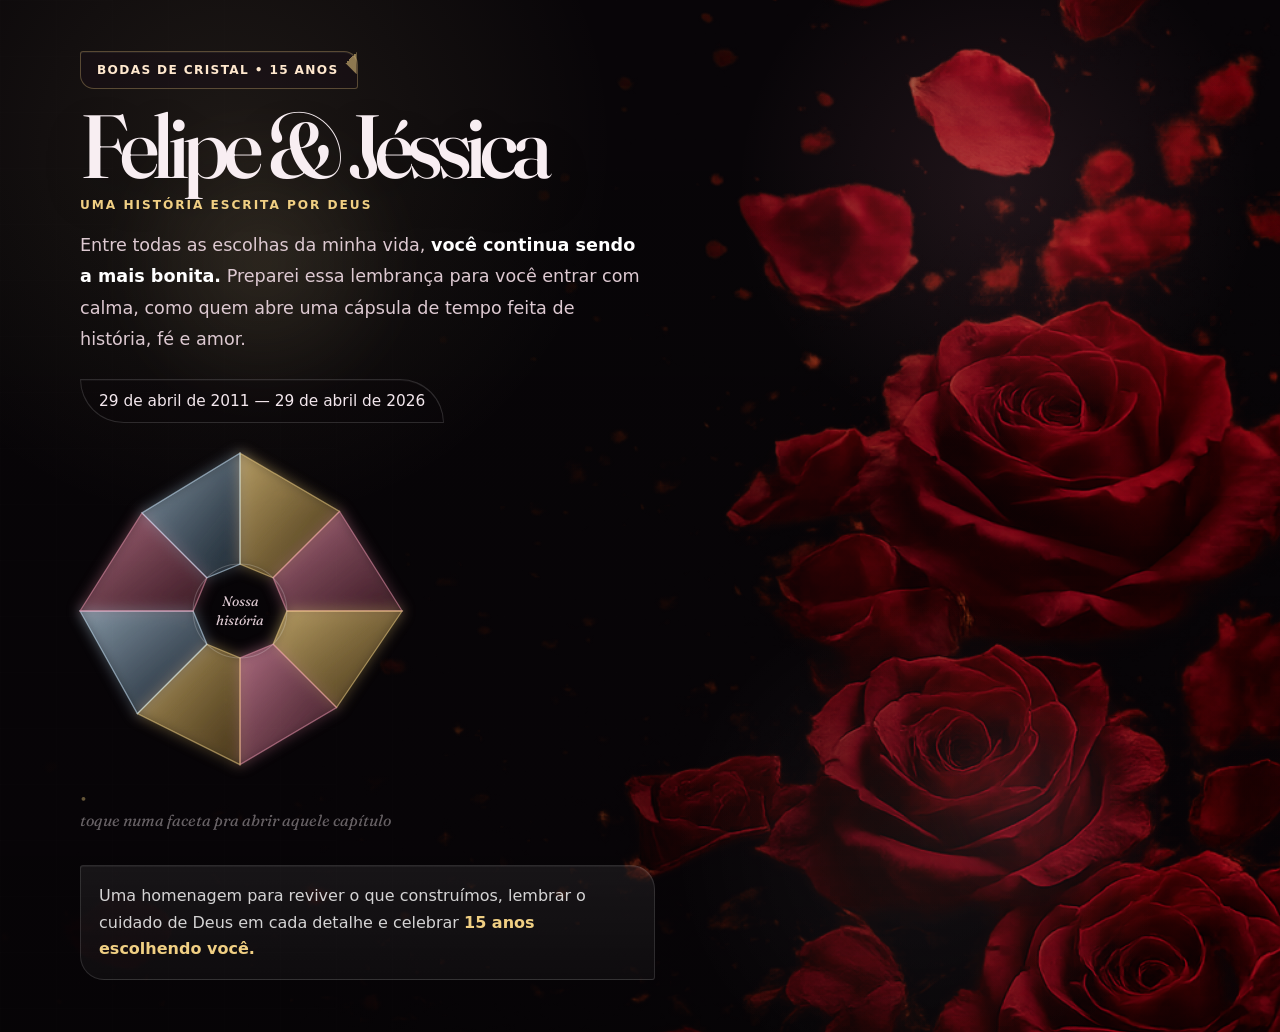
<file: index.html>
<!DOCTYPE html>
<html lang="pt-BR">
<head>
  <meta charset="UTF-8" />
  <meta name="viewport" content="width=device-width, initial-scale=1.0" />
  <title>Felipe & Jéssica | Bodas de Cristal</title>
  <meta name="description" content="Uma homenagem de Felipe para Jéssica pelos 15 anos de casamento." />
  <style>
    :root{
      --text:#fff7fb;
      --muted:#f2e4ea;
      --gold:#f6dda0;
      --gold-soft:#fff1cc;
      --rose:#f29ab3;
      --line:rgba(255,255,255,.14);
      --glass:rgba(12,7,11,.24);
      --shadow:0 24px 80px rgba(0,0,0,.38);
    }

    *{box-sizing:border-box}

    html,body{
      margin:0;
      min-height:100%;
      font-family:"Segoe UI", system-ui, -apple-system, sans-serif;
      color:var(--text);
      background:#080508;
    }

    body{
      min-height:100svh;
      overflow:hidden;
    }

    .page{
      position:relative;
      min-height:100svh;
      display:flex;
      align-items:center;
      padding:clamp(18px, 4vw, 58px);
      background:
        linear-gradient(90deg, rgba(8,5,8,.91) 0%, rgba(8,5,8,.76) 30%, rgba(8,5,8,.44) 58%, rgba(8,5,8,.14) 100%),
        url('./fotos/assets/rosas-v40.png') right center / cover no-repeat;
      isolation:isolate;
    }

    .page::before{
      content:"";
      position:absolute;
      inset:0;
      pointer-events:none;
      z-index:0;
      background:
        radial-gradient(circle at 18% 14%, rgba(246,221,160,.09), transparent 28%),
        radial-gradient(circle at 78% 18%, rgba(242,154,179,.10), transparent 20%),
        radial-gradient(circle at 72% 82%, rgba(255,255,255,.05), transparent 20%),
        linear-gradient(180deg, rgba(0,0,0,.03), rgba(0,0,0,.22));
    }

    .page::after{
      content:"";
      position:absolute;
      inset:0;
      pointer-events:none;
      z-index:1;
      background:
        linear-gradient(90deg, rgba(255,255,255,.025) 1px, transparent 1px),
        linear-gradient(180deg, rgba(255,255,255,.018) 1px, transparent 1px);
      background-size:56px 56px;
      mask-image:linear-gradient(90deg, rgba(0,0,0,.8), transparent 70%);
      opacity:.35;
    }

    .ambient{
      position:absolute;
      inset:0;
      pointer-events:none;
      z-index:1;
      overflow:hidden;
    }

    .glow{
      position:absolute;
      width:320px;
      height:320px;
      border-radius:50%;
      background:radial-gradient(circle, rgba(246,221,160,.16), transparent 68%);
      filter:blur(18px);
      opacity:.65;
      animation:slowFloat 16s ease-in-out infinite alternate;
    }

    .glow.one{left:8%; top:10%}
    .glow.two{right:9%; bottom:10%; width:260px; height:260px; background:radial-gradient(circle, rgba(242,154,179,.14), transparent 68%); animation-delay:-5s}

    @keyframes slowFloat{
      from{transform:translate3d(0,0,0) scale(1)}
      to{transform:translate3d(28px,18px,0) scale(1.08)}
    }

    .content{
      position:relative;
      z-index:3;
      width:min(1120px, 100%);
      margin:0 auto;
      display:flex;
      align-items:center;
      justify-content:flex-start;
    }

    .copy{
      width:min(575px, 100%);
      animation:enter .9s cubic-bezier(.2,.8,.2,1) both;
    }

    @keyframes enter{
      from{opacity:0; transform:translateY(22px)}
      to{opacity:1; transform:none}
    }

    .badge{
      display:inline-flex;
      align-items:center;
      padding:11px 16px;
      border-radius:999px;
      border:1px solid rgba(255,255,255,.16);
      background:rgba(12,7,11,.22);
      color:#ffe3ec;
      letter-spacing:.11em;
      text-transform:uppercase;
      font-size:.76rem;
      font-weight:800;
      backdrop-filter:blur(8px);
      box-shadow:inset 0 1px 0 rgba(255,255,255,.06);
      margin-bottom:18px;
    }

    h1{
      margin:0 0 18px;
      font-family:Georgia, "Times New Roman", serif;
      font-size:clamp(3.2rem, 7vw, 6.7rem);
      line-height:.88;
      letter-spacing:-.07em;
      text-shadow:0 18px 42px rgba(0,0,0,.28);
      text-wrap:balance;
    }

    .subtitle{
      margin:-6px 0 18px;
      color:var(--gold);
      letter-spacing:.16em;
      text-transform:uppercase;
      font-size:.76rem;
      font-weight:800;
    }

    .intro{
      max-width:32em;
      margin:0 0 14px;
      color:var(--muted);
      font-size:1.1rem;
      line-height:1.78;
      text-wrap:pretty;
    }

    .intro strong{
      color:#fff;
      font-weight:800;
    }

    .date{
      display:inline-flex;
      align-items:center;
      max-width:max-content;
      margin-top:10px;
      padding:12px 18px;
      border-radius:999px;
      border:1px solid rgba(255,255,255,.14);
      background:rgba(12,7,11,.22);
      color:#f3e7ed;
      backdrop-filter:blur(8px);
      box-shadow:inset 0 1px 0 rgba(255,255,255,.04);
      font-size:.96rem;
    }

    .actions{
      margin-top:24px;
      display:flex;
      flex-wrap:wrap;
      gap:14px;
      align-items:center;
    }

    .button{
      appearance:none;
      border:none;
      cursor:pointer;
      text-decoration:none;
      display:inline-flex;
      align-items:center;
      justify-content:center;
      gap:12px;
      min-width:330px;
      padding:18px 24px;
      border-radius:999px;
      background:linear-gradient(135deg, var(--gold-soft), var(--gold));
      color:#24170d;
      font-weight:900;
      font-size:1.04rem;
      box-shadow:
        0 14px 36px rgba(0,0,0,.30),
        0 0 38px rgba(255,220,150,.22);
      transition:transform .25s ease, filter .25s ease, box-shadow .25s ease;
      position:relative;
      overflow:hidden;
    }

    .button::after{
      content:"";
      position:absolute;
      inset:0;
      background:linear-gradient(100deg, transparent, rgba(255,255,255,.34), transparent);
      transform:translateX(-120%);
      transition:transform .75s ease;
    }

    .button:hover{
      transform:translateY(-2px);
      filter:brightness(1.03);
      box-shadow:
        0 18px 46px rgba(0,0,0,.36),
        0 0 44px rgba(255,220,150,.26);
    }

    .button:hover::after{transform:translateX(120%)}

    .hint{
      display:inline-flex;
      align-items:center;
      gap:10px;
      color:rgba(255,255,255,.78);
      font-size:.92rem;
      line-height:1.4;
    }

    .hint::before{
      content:"";
      width:8px;
      height:8px;
      border-radius:999px;
      background:var(--gold);
      box-shadow:0 0 0 0 rgba(246,221,160,.38);
      animation:pulse 1.8s ease infinite;
    }

    @keyframes pulse{
      0%{box-shadow:0 0 0 0 rgba(246,221,160,.38)}
      70%{box-shadow:0 0 0 12px rgba(246,221,160,0)}
      100%{box-shadow:0 0 0 0 rgba(246,221,160,0)}
    }

    .closing-note{
      margin-top:20px;
      max-width:36em;
      padding:17px 18px;
      border-radius:22px;
      border:1px solid rgba(255,255,255,.12);
      background:linear-gradient(180deg, rgba(255,255,255,.07), rgba(255,255,255,.035));
      backdrop-filter:blur(8px);
      color:rgba(255,255,255,.82);
      line-height:1.65;
      box-shadow:inset 0 1px 0 rgba(255,255,255,.05);
    }

    .closing-note strong{color:var(--gold)}

    @media (max-width:980px){
      .page{background-position:68% center}
      .copy{width:min(590px, 100%)}
      .button{width:100%; min-width:0}
      .actions{display:block}
      .hint{margin-top:14px}
    }

    @media (max-width:720px){
      body{overflow:auto}
      .page{
        min-height:100svh;
        align-items:center;
        padding:20px 14px;
        background:
          linear-gradient(180deg, rgba(8,5,8,.78) 0%, rgba(8,5,8,.58) 45%, rgba(8,5,8,.86) 100%),
          url('./fotos/assets/rosas-v40.png') center center / cover no-repeat;
      }

      .page::after{opacity:.18; background-size:42px 42px}
      .glow{width:220px; height:220px; opacity:.42}
      .copy{width:100%}
      .badge{margin-bottom:12px; padding:10px 14px; font-size:.68rem}
      h1{font-size:clamp(2.85rem, 13vw, 4.35rem); margin-bottom:14px}
      .subtitle{font-size:.68rem; margin-bottom:14px}
      .intro{max-width:none; font-size:.98rem; line-height:1.68}
      .date{width:100%; max-width:none; font-size:.84rem; line-height:1.34; padding:11px 13px; justify-content:center}
      .actions{margin-top:18px}
      .button{width:100%; min-width:0; padding:16px 18px}
      .hint{font-size:.82rem}
      .closing-note{font-size:.9rem; padding:15px 16px; border-radius:18px}
    }

    @media (prefers-reduced-motion: reduce){
      *,*::before,*::after{animation-duration:.01ms !important; animation-iteration-count:1 !important; transition-duration:.01ms !important; scroll-behavior:auto !important}
    }
  </style>
  <link rel="icon" href="data:image/svg+xml,%3Csvg xmlns='http://www.w3.org/2000/svg' viewBox='0 0 32 32'%3E%3Cpolygon points='16,2 26,10 22,28 10,28 6,10' fill='%230c0810' stroke='%23f0cf83' stroke-width='1.4'/%3E%3Cpolygon points='16,2 26,10 16,14' fill='%23f0cf83' opacity='0.9'/%3E%3Cpolygon points='16,2 6,10 16,14' fill='%23ea94ae' opacity='0.75'/%3E%3Cpolygon points='6,10 16,14 10,28' fill='%23cdeaff' opacity='0.35'/%3E%3Cpolygon points='26,10 16,14 22,28' fill='%23f0cf83' opacity='0.45'/%3E%3C/svg%3E">
  <meta property="og:type" content="website">
  <meta property="og:title" content="Felipe & Jéssica | Bodas de Cristal">
  <meta property="og:description" content="Uma homenagem de Felipe para Jéssica pelos 15 anos de casamento.">
  <meta property="og:image" content="./fotos/assets/rosas-v40.png">
  <meta name="twitter:card" content="summary_large_image">
  <!-- Sistema de design compartilhado com historia.html e declaracao.html.
       Carregado por último de propósito: torna-se a palavra final sobre
       cores, botões e a assinatura de cristal, sem precisar reescrever
       nada do que já existe acima. -->
  <link rel="stylesheet" href="site.css">
</head>
<body>
  <main class="page">
    <div class="ambient" aria-hidden="true">
      <span class="glow one"></span>
      <span class="glow two"></span>
    </div>

    <section class="content" aria-label="Página inicial das bodas de cristal">
      <div class="copy">
        <div class="badge" id="heroBadge">Bodas de Cristal • 15 anos</div>
        <h1>Felipe &amp; Jéssica</h1>
        <div class="subtitle">uma história escrita por Deus</div>

        <p class="intro">
          Entre todas as escolhas da minha vida, <strong>você continua sendo a mais bonita.</strong>
          Preparei essa lembrança para você entrar com calma, como quem abre uma cápsula de tempo
          feita de história, fé e amor.
        </p>

        <div class="date">29 de abril de 2011 — 29 de abril de 2026</div>

        <div class="gem-nav" aria-label="Navegar pelos capítulos da nossa história">
          <svg id="gemSvg" viewBox="0 0 300 300" role="img" aria-hidden="false">
            <defs>
              <linearGradient id="gemGoldGrad" x1="0%" y1="0%" x2="100%" y2="100%">
                <stop offset="0%" stop-color="#f0cf83" stop-opacity="0.5"></stop>
                <stop offset="100%" stop-color="#8a6a2a" stop-opacity="0.28"></stop>
              </linearGradient>
              <linearGradient id="gemRosaGrad" x1="0%" y1="0%" x2="100%" y2="100%">
                <stop offset="0%" stop-color="#ea94ae" stop-opacity="0.48"></stop>
                <stop offset="100%" stop-color="#7a3648" stop-opacity="0.26"></stop>
              </linearGradient>
              <linearGradient id="gemCristalGrad" x1="0%" y1="0%" x2="100%" y2="100%">
                <stop offset="0%" stop-color="#cdeaff" stop-opacity="0.4"></stop>
                <stop offset="100%" stop-color="#3d5a70" stop-opacity="0.24"></stop>
              </linearGradient>
              <filter id="gemGlow" x="-50%" y="-50%" width="200%" height="200%">
                <feGaussianBlur stdDeviation="6" result="blur"></feGaussianBlur>
                <feMerge>
                  <feMergeNode in="blur"></feMergeNode>
                  <feMergeNode in="SourceGraphic"></feMergeNode>
                </feMerge>
              </filter>
            </defs>
            <g id="gemFacets" filter="url(#gemGlow)"></g>
            <circle class="gem-center-ring" cx="150" cy="150" r="44"></circle>
            <text class="gem-center-label" x="150" y="145">Nossa</text>
            <text class="gem-center-label" x="150" y="163">história</text>
          </svg>
          <div class="gem-peek empty" id="gemPeek">
            <span class="gem-peek-year" id="gemPeekYear">•</span>
            <span class="gem-peek-title" id="gemPeekTitle">toque numa faceta pra abrir aquele capítulo</span>
          </div>
        </div>

        <div class="closing-note">
          Uma homenagem para reviver o que construímos, lembrar o cuidado de Deus em cada detalhe
          e celebrar <strong>15 anos escolhendo você.</strong>
        </div>
      </div>
    </section>
  </main>

  <script>
    // ── Pedra facetada: cada faceta é um capítulo real da história,
    // com tamanho levemente irregular — como uma pedra lapidada, não
    // um octógono perfeito. Clicar leva direto pro capítulo em
    // historia.html, com a rolagem já pronta lá (#chapter-XX). ──
    const chapters = [
      { folder:'01-comeco',        year:'2008–2009',       title:'Tudo começou com um olhar', tone:'' },
      { folder:'02-casamento',     year:'2011',             title:'O altar foi só o começo', tone:'rosa' },
      { folder:'03-primeiras-lutas', year:'2011–2016',      title:'Começamos sem certezas, mas juntos', tone:'' },
      { folder:'04-grande-desafio', year:'2016',            title:'Quando a vida apertou, o nosso amor não recuou', tone:'rosa' },
      { folder:'05-construcao',    year:'2016–2018',        title:'O que hoje é casa, um dia foi luta diária', tone:'' },
      { folder:'06-gravidez',      year:'2021',             title:'Antes de ser abraço, já era promessa', tone:'cristal' },
      { folder:'07-familia',       year:'2021 em diante',   title:'Nossa família ganhou um novo nome para o nosso amor', tone:'rosa' },
      { folder:'08-hoje',          year:'Hoje',              title:'Depois de tudo, eu ainda escolheria você', tone:'cristal' }
    ];

    (function buildGem(){
      const svgNS = 'http://www.w3.org/2000/svg';
      const g = document.getElementById('gemFacets');
      if (!g) return;
      const cx = 150, cy = 150, rInner = 44, n = chapters.length;
      // Raios variados por faceta — pedra lapidada, não octógono perfeito
      const radii = [148, 132, 152, 128, 144, 136, 150, 130];

      function pt(radius, angleDeg){
        const a = (angleDeg - 90) * Math.PI / 180;
        return [cx + radius * Math.cos(a), cy + radius * Math.sin(a)];
      }

      chapters.forEach((chapter, i) => {
        const a0 = (360 / n) * i;
        const a1 = (360 / n) * (i + 1);
        const [ox0, oy0] = pt(radii[i], a0);
        const [ox1, oy1] = pt(radii[(i + 1) % n], a1);
        const [ix0, iy0] = pt(rInner, a0);
        const [ix1, iy1] = pt(rInner, a1);

        const path = document.createElementNS(svgNS, 'path');
        const d = `M ${ix0.toFixed(1)} ${iy0.toFixed(1)} L ${ox0.toFixed(1)} ${oy0.toFixed(1)} L ${ox1.toFixed(1)} ${oy1.toFixed(1)} L ${ix1.toFixed(1)} ${iy1.toFixed(1)} Z`;
        path.setAttribute('d', d);
        path.setAttribute('class', 'gem-facet' + (chapter.tone ? ' f-' + chapter.tone : ''));
        path.setAttribute('tabindex', '0');
        path.setAttribute('role', 'button');
        path.setAttribute('aria-label', `Capítulo: ${chapter.title}`);

        const go = () => { window.location.href = `historia.html#chapter-${chapter.folder}`; };
        path.addEventListener('mouseenter', () => showPeek(chapter));
        path.addEventListener('mouseleave', clearPeek);
        path.addEventListener('click', go);
        path.addEventListener('keydown', (e) => { if (e.key === 'Enter' || e.key === ' ') { e.preventDefault(); go(); } });
        path.addEventListener('focus', () => showPeek(chapter));
        path.addEventListener('blur', clearPeek);

        g.appendChild(path);
      });

      const peek = document.getElementById('gemPeek');
      const peekYear = document.getElementById('gemPeekYear');
      const peekTitle = document.getElementById('gemPeekTitle');

      function showPeek(chapter){
        peek.classList.remove('empty');
        peekYear.textContent = chapter.year;
        peekTitle.textContent = chapter.title;
      }
      function clearPeek(){
        peek.classList.add('empty');
        peekYear.textContent = '•';
        peekTitle.textContent = 'toque numa faceta pra abrir aquele capítulo';
      }
    })();

    // ── Dia especial: 29 de abril, todo ano, sem precisar editar
    // o código de novo. Calcula os anos de casados automaticamente
    // a partir de 2011, então em 2027 já mostra 16 sozinho. ──
    (function checkDiaEspecial(){
      const hoje = new Date();
      const ehHoje = hoje.getMonth() === 3 && hoje.getDate() === 29; // abril = mês 3
      if (!ehHoje) return;

      const anos = hoje.getFullYear() - 2011;
      const badge = document.getElementById('heroBadge');
      if (badge) {
        badge.textContent = `🎉 Hoje é o nosso aniversário — ${anos} anos`;
        badge.classList.add('is-today');
      }
    })();
  </script>
</body>
</html>
</file>
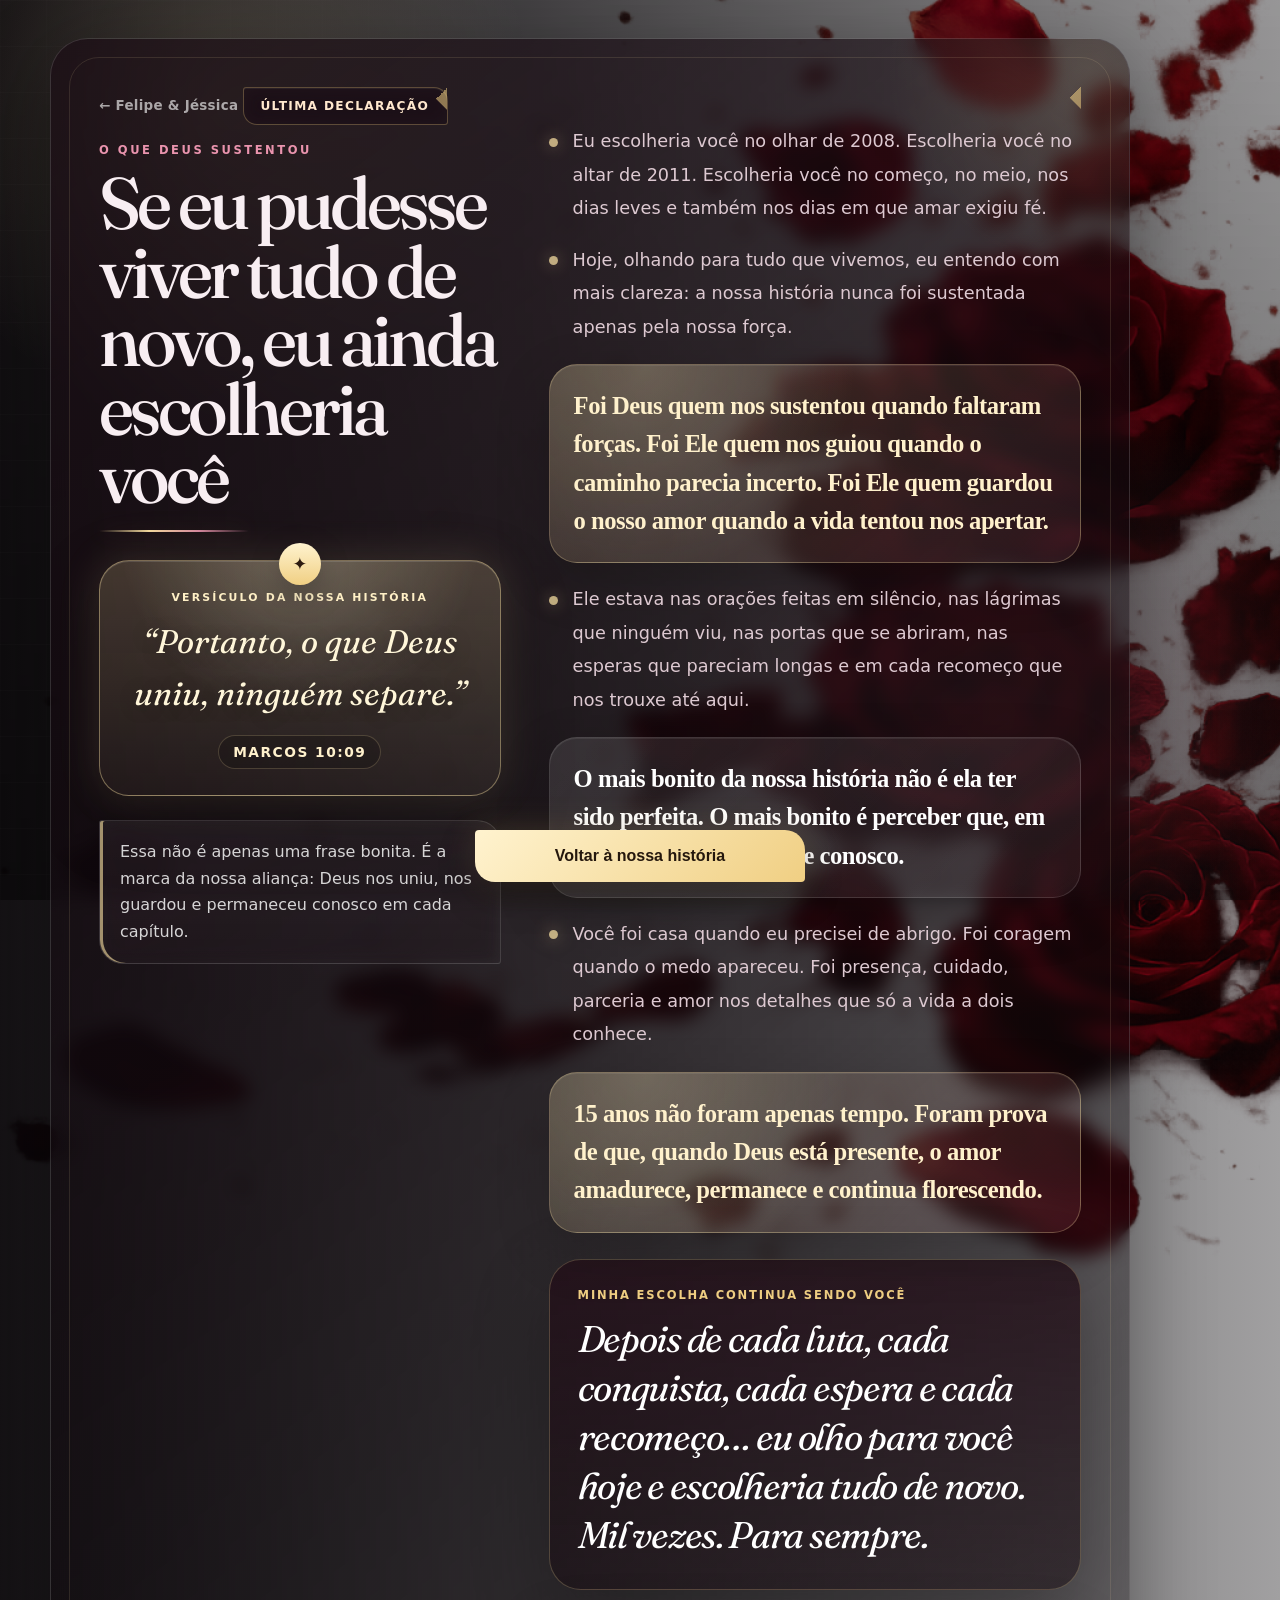
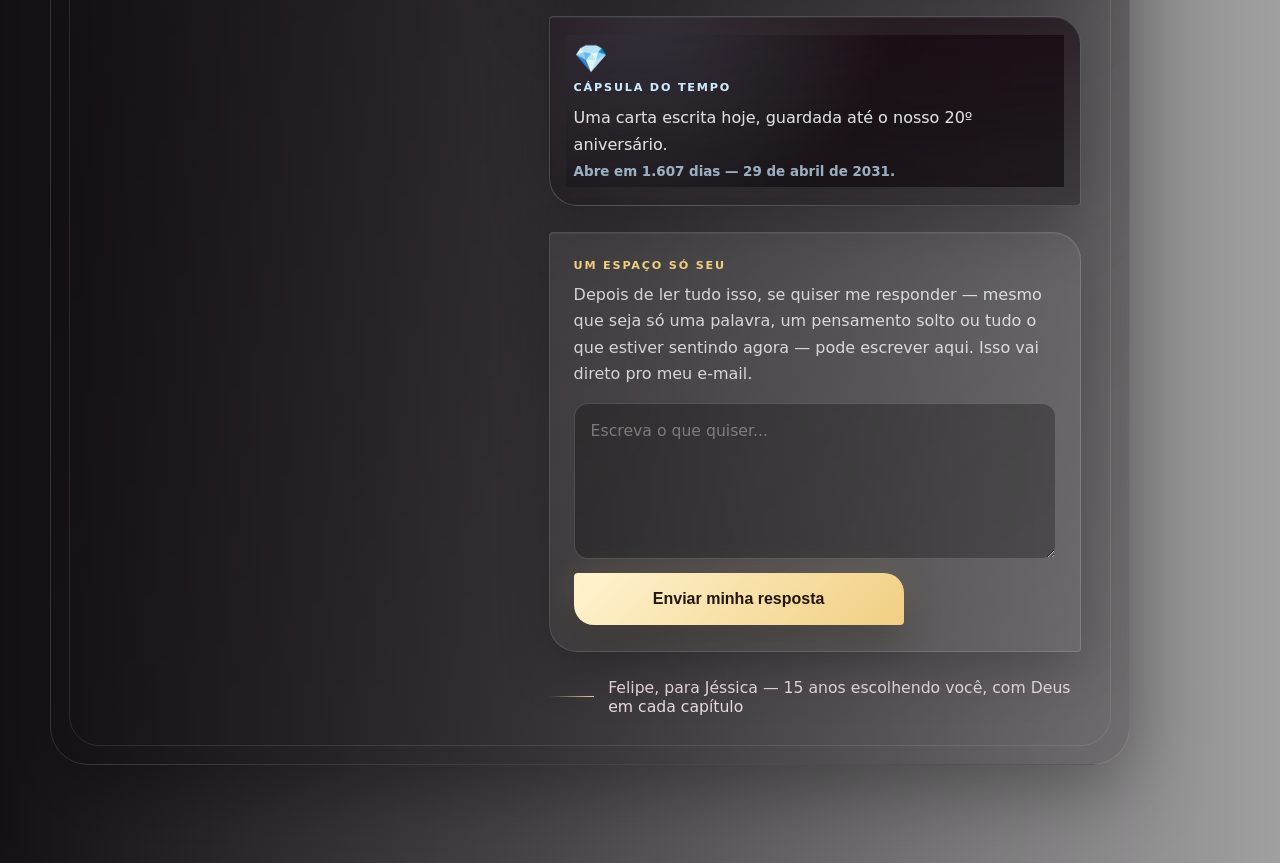
<file: declaracao.html>
<!DOCTYPE html>
<html lang="pt-BR">
<head>
  <meta charset="UTF-8" />
  <meta name="viewport" content="width=device-width, initial-scale=1.0" />
  <title>Declaração Final | Felipe & Jéssica</title>
  <meta name="description" content="Declaração final de Felipe para Jéssica pelos 15 anos de casamento." />
  <style>
    :root{
      --bg:#090609;
      --text:#fff9fb;
      --muted:#e5d5dd;
      --soft:#f8e7ee;
      --rose:#f29ab3;
      --rose-2:#ffd5df;
      --gold:#f6dda0;
      --gold-2:#fff3cf;
      --wine:#231019;
      --line:rgba(255,255,255,.14);
      --shadow:0 30px 100px rgba(0,0,0,.50);
    }

    *{box-sizing:border-box}
    html{scroll-behavior:smooth}

    body{
      margin:0;
      min-height:100svh;
      font-family:"Segoe UI", system-ui, -apple-system, sans-serif;
      color:var(--text);
      background:
        linear-gradient(90deg, rgba(8,5,8,.95), rgba(8,5,8,.74) 42%, rgba(8,5,8,.38)),
        url('./fotos/assets/rosas-v40.png') right center / cover no-repeat fixed;
      overflow-x:hidden;
    }

    body::before{
      content:"";
      position:fixed;
      inset:0;
      pointer-events:none;
      background:
        radial-gradient(circle at 17% 12%, rgba(246,221,160,.15), transparent 24%),
        radial-gradient(circle at 78% 80%, rgba(242,154,179,.14), transparent 28%),
        linear-gradient(180deg, rgba(0,0,0,.06), rgba(0,0,0,.38));
      z-index:0;
    }

    body::after{
      content:"";
      position:fixed;
      inset:0;
      pointer-events:none;
      background-image:
        linear-gradient(rgba(255,255,255,.026) 1px, transparent 1px),
        linear-gradient(90deg, rgba(255,255,255,.018) 1px, transparent 1px);
      background-size:46px 46px;
      mask-image:linear-gradient(90deg, rgba(0,0,0,.55), transparent 75%);
      z-index:0;
    }

    .page{
      position:relative;
      z-index:1;
      width:min(1180px, calc(100% - 28px));
      margin:0 auto;
      min-height:100svh;
      display:grid;
      align-items:center;
      padding:38px 0 98px;
    }

    .panel{
      position:relative;
      overflow:hidden;
      width:min(1080px, 100%);
      padding:clamp(24px, 4vw, 48px);
      border-radius:38px;
      background:
        linear-gradient(145deg, rgba(27,13,21,.72), rgba(12,7,11,.46) 55%, rgba(12,7,11,.24));
      border:1px solid rgba(255,255,255,.14);
      box-shadow:var(--shadow);
      backdrop-filter:blur(9px);
    }

    .panel::before{
      content:"";
      position:absolute;
      inset:18px;
      border:1px solid rgba(246,221,160,.12);
      border-radius:30px;
      pointer-events:none;
    }

    .panel::after{
      content:"";
      position:absolute;
      width:420px;
      height:420px;
      right:-170px;
      top:-180px;
      background:radial-gradient(circle, rgba(246,221,160,.13), transparent 68%);
      pointer-events:none;
    }

    .layout{
      position:relative;
      z-index:1;
      display:grid;
      grid-template-columns:minmax(270px,.86fr) minmax(0,1.14fr);
      gap:clamp(26px, 4vw, 48px);
      align-items:start;
    }

    .badge{
      display:inline-flex;
      padding:10px 15px;
      border-radius:999px;
      border:1px solid rgba(246,221,160,.22);
      background:rgba(246,221,160,.08);
      color:#fff0c6;
      letter-spacing:.14em;
      text-transform:uppercase;
      font-size:.72rem;
      font-weight:800;
      margin-bottom:18px;
    }

    .kicker{
      color:var(--rose-2);
      letter-spacing:.22em;
      text-transform:uppercase;
      font-size:.72rem;
      margin:0 0 12px;
      font-weight:800;
    }

    h1{
      margin:0 0 18px;
      font-family:Georgia, "Times New Roman", serif;
      font-size:clamp(2.45rem, 5.7vw, 5.05rem);
      line-height:.94;
      letter-spacing:-.055em;
      text-wrap:balance;
    }

    .divider{
      width:150px;
      height:2px;
      border-radius:999px;
      margin:0 0 24px;
      background:linear-gradient(90deg, rgba(246,221,160,0), rgba(246,221,160,1), rgba(242,154,179,.88), rgba(246,221,160,0));
      box-shadow:0 0 22px rgba(246,221,160,.24);
    }

    .scripture-card{
      position:relative;
      margin:28px 0 24px;
      padding:30px 24px 26px;
      border-radius:30px;
      background:
        radial-gradient(circle at 50% -10%, rgba(255,247,215,.24), transparent 55%),
        linear-gradient(180deg, rgba(246,221,160,.20), rgba(246,221,160,.055));
      border:1px solid rgba(246,221,160,.42);
      text-align:center;
      box-shadow:
        0 24px 70px rgba(0,0,0,.30),
        0 0 42px rgba(246,221,160,.16),
        inset 0 1px 0 rgba(255,255,255,.12);
    }

    .scripture-card::before{
      content:"✦";
      position:absolute;
      top:-18px;
      left:50%;
      transform:translateX(-50%);
      width:42px;
      height:42px;
      display:grid;
      place-items:center;
      border-radius:50%;
      color:#2c1a0f;
      background:linear-gradient(180deg, var(--gold-2), var(--gold));
      box-shadow:0 10px 30px rgba(0,0,0,.28);
      font-size:1.1rem;
    }

    .scripture-label{
      display:block;
      margin-bottom:12px;
      color:#fff0c6;
      letter-spacing:.20em;
      text-transform:uppercase;
      font-size:.68rem;
      font-weight:900;
    }

    .scripture-card blockquote{
      margin:0;
      color:#fff6d9;
      font-family:Georgia, "Times New Roman", serif;
      font-style:italic;
      line-height:1.58;
      font-size:clamp(1.34rem, 2.75vw, 2.05rem);
      text-shadow:0 2px 18px rgba(0,0,0,.25);
    }

    .scripture-card cite{
      display:inline-flex;
      margin-top:16px;
      padding:8px 14px;
      border-radius:999px;
      background:rgba(0,0,0,.18);
      color:#fff1cc;
      border:1px solid rgba(246,221,160,.20);
      font-style:normal;
      font-size:.86rem;
      letter-spacing:.11em;
      text-transform:uppercase;
      font-weight:900;
    }

    .side-note{
      padding:18px 20px;
      border-radius:24px;
      background:linear-gradient(135deg, rgba(255,255,255,.075), rgba(255,255,255,.035));
      border:1px solid rgba(255,255,255,.11);
      color:var(--rose-2);
      line-height:1.75;
      box-shadow:inset 3px 0 0 rgba(246,221,160,.62);
    }

    .copy{
      padding-top:38px;
    }

    .letter{
      position:relative;
      padding-left:24px;
      margin:0 0 18px;
      max-width:52ch;
      color:var(--muted);
      line-height:1.9;
      font-size:clamp(1.02rem, 1.38vw, 1.14rem);
    }

    .letter::before{
      content:"";
      position:absolute;
      left:0;
      top:.72em;
      width:9px;
      height:9px;
      border-radius:50%;
      background:rgba(246,221,160,.75);
      box-shadow:0 0 16px rgba(246,221,160,.42);
    }

    .line-card{
      position:relative;
      margin:20px 0;
      padding:22px 24px;
      border-radius:28px;
      background:
        linear-gradient(135deg, rgba(255,255,255,.10), rgba(255,255,255,.045));
      border:1px solid rgba(255,255,255,.12);
      box-shadow:0 18px 52px rgba(0,0,0,.22), inset 0 1px 0 rgba(255,255,255,.07);
      max-width:54ch;
    }

    .line-card strong{
      display:block;
      color:#fff;
      font-family:Georgia, "Times New Roman", serif;
      font-size:clamp(1.2rem, 2.1vw, 1.54rem);
      line-height:1.55;
      font-weight:700;
      letter-spacing:-.02em;
    }

    .line-card.gold{
      background:
        radial-gradient(circle at 18% 0%, rgba(255,244,204,.18), transparent 44%),
        linear-gradient(135deg, rgba(246,221,160,.18), rgba(242,154,179,.08));
      border-color:rgba(246,221,160,.28);
    }

    .line-card.gold strong{
      color:#fff1cc;
    }

    .closing-vow{
      margin:26px 0 0;
      padding:28px 28px 30px;
      border-radius:32px;
      background:
        linear-gradient(180deg, rgba(35,16,25,.82), rgba(20,9,15,.55));
      border:1px solid rgba(246,221,160,.24);
      box-shadow:0 26px 76px rgba(0,0,0,.30);
      max-width:56ch;
    }

    .closing-vow span{
      display:block;
      color:var(--gold);
      letter-spacing:.16em;
      text-transform:uppercase;
      font-size:.72rem;
      font-weight:900;
      margin-bottom:12px;
    }

    .closing-vow p{
      margin:0;
      color:#fff;
      font-family:Georgia, "Times New Roman", serif;
      font-size:clamp(1.5rem, 3vw, 2.32rem);
      line-height:1.32;
      letter-spacing:-.035em;
    }

    .signature{
      margin-top:26px;
      display:flex;
      align-items:center;
      gap:14px;
      color:#eadce2;
      font-size:.98rem;
    }

    .signature::before{
      content:"";
      width:58px;
      height:1px;
      background:linear-gradient(90deg, rgba(246,221,160,0), rgba(246,221,160,.95));
    }

    .actions{
      position:fixed;
      left:50%;
      bottom:18px;
      transform:translateX(-50%);
      z-index:5;
      display:flex;
      align-items:center;
      justify-content:center;
      width:min(680px, calc(100% - 24px));
    }

    .btn{
      appearance:none;
      border:none;
      cursor:pointer;
      text-decoration:none;
      display:inline-flex;
      align-items:center;
      justify-content:center;
      gap:10px;
      border-radius:999px;
      padding:15px 24px;
      font-weight:900;
      font-size:.98rem;
      transition:.25s ease;
      box-shadow:0 14px 32px rgba(0,0,0,.30);
    }

    .btn-primary{
      background:linear-gradient(180deg, var(--gold-2), var(--gold));
      color:#24170d;
      min-width:min(330px, 100%);
    }

    .btn:hover{transform:translateY(-2px)}

    .final-screen{
      position:fixed;
      inset:0;
      z-index:20;
      display:none;
      align-items:center;
      justify-content:center;
      padding:22px;
      background:
        radial-gradient(circle at center, rgba(246,221,160,.10), transparent 28%),
        rgba(0,0,0,.90);
      color:#fff;
      text-align:center;
    }

    .final-screen.open{display:flex}

    .final-message{
      max-width:780px;
      font-family:Georgia, "Times New Roman", serif;
      font-size:clamp(2rem, 5.8vw, 4.4rem);
      line-height:1.16;
      letter-spacing:-.04em;
      animation:fadeUp .9s ease both;
    }

    .final-message small{
      display:block;
      margin-top:20px;
      color:#fff1cc;
      font-family:"Segoe UI", system-ui, sans-serif;
      font-size:clamp(.92rem, 1.7vw, 1.05rem);
      letter-spacing:.16em;
      text-transform:uppercase;
      font-weight:900;
    }

    @keyframes fadeUp{
      from{opacity:0; transform:translateY(20px)}
      to{opacity:1; transform:none}
    }

    @media (max-width:800px){
      body{
        background:
          linear-gradient(180deg, rgba(8,5,8,.92), rgba(8,5,8,.76), rgba(8,5,8,.52)),
          url('./fotos/assets/rosas-v40.png') center center / cover no-repeat fixed;
      }

      .page{
        width:min(100% - 18px, 1120px);
        padding:18px 0 108px;
        align-items:start;
      }

      .panel{
        padding:24px 18px;
        border-radius:28px;
      }

      .panel::before{inset:10px; border-radius:22px}

      .layout{
        grid-template-columns:1fr;
        gap:18px;
      }

      .copy{padding-top:0}

      h1{font-size:clamp(2.12rem, 10.8vw, 3.65rem)}

      .scripture-card{
        padding:30px 18px 24px;
        border-radius:24px;
      }

      .side-note,
      .line-card,
      .closing-vow{
        border-radius:22px;
      }

      .letter,
      .line-card,
      .closing-vow{max-width:none}

      .letter{padding-left:18px; line-height:1.78}

      .actions{bottom:12px}
      .btn{width:100%; padding:14px 18px}
    }
  </style>
  <link rel="icon" href="data:image/svg+xml,%3Csvg xmlns='http://www.w3.org/2000/svg' viewBox='0 0 32 32'%3E%3Cpolygon points='16,2 26,10 22,28 10,28 6,10' fill='%230c0810' stroke='%23f0cf83' stroke-width='1.4'/%3E%3Cpolygon points='16,2 26,10 16,14' fill='%23f0cf83' opacity='0.9'/%3E%3Cpolygon points='16,2 6,10 16,14' fill='%23ea94ae' opacity='0.75'/%3E%3Cpolygon points='6,10 16,14 10,28' fill='%23cdeaff' opacity='0.35'/%3E%3Cpolygon points='26,10 16,14 22,28' fill='%23f0cf83' opacity='0.45'/%3E%3C/svg%3E">
  <meta property="og:type" content="website">
  <meta property="og:title" content="Declaração final | Felipe & Jéssica">
  <meta property="og:description" content="Se eu pudesse viver tudo de novo, eu ainda escolheria você.">
  <meta property="og:image" content="./fotos/assets/rosas-v40.png">
  <meta name="twitter:card" content="summary_large_image">
  <!-- Sistema de design compartilhado com index.html e historia.html.
       Carregado por último de propósito. -->
  <link rel="stylesheet" href="site.css">
</head>
<body>
  <main class="page">
    <section class="panel">
      <div class="layout">
        <aside>
          <a class="home-link" href="index.html">← Felipe &amp; Jéssica</a>
          <div class="badge">Última declaração</div>
          <p class="kicker">o que Deus sustentou</p>
          <h1>Se eu pudesse viver tudo de novo, eu ainda escolheria você</h1>
          <div class="divider" aria-hidden="true"></div>

          <div class="scripture-card" aria-label="Versículo da nossa história">
            <span class="scripture-label">Versículo da nossa história</span>
            <blockquote>“Portanto, o que Deus uniu, ninguém separe.”</blockquote>
            <cite>Marcos 10:09</cite>
          </div>

          <div class="side-note">
            Essa não é apenas uma frase bonita. É a marca da nossa aliança: Deus nos uniu, nos guardou e permaneceu conosco em cada capítulo.
          </div>
        </aside>

        <div class="copy">
          <p class="letter">Eu escolheria você no olhar de 2008. Escolheria você no altar de 2011. Escolheria você no começo, no meio, nos dias leves e também nos dias em que amar exigiu fé.</p>

          <p class="letter">Hoje, olhando para tudo que vivemos, eu entendo com mais clareza: a nossa história nunca foi sustentada apenas pela nossa força.</p>

          <div class="line-card gold">
            <strong>Foi Deus quem nos sustentou quando faltaram forças. Foi Ele quem nos guiou quando o caminho parecia incerto. Foi Ele quem guardou o nosso amor quando a vida tentou nos apertar.</strong>
          </div>

          <p class="letter">Ele estava nas orações feitas em silêncio, nas lágrimas que ninguém viu, nas portas que se abriram, nas esperas que pareciam longas e em cada recomeço que nos trouxe até aqui.</p>

          <div class="line-card">
            <strong>O mais bonito da nossa história não é ela ter sido perfeita. O mais bonito é perceber que, em todo tempo, Deus esteve conosco.</strong>
          </div>

          <p class="letter">Você foi casa quando eu precisei de abrigo. Foi coragem quando o medo apareceu. Foi presença, cuidado, parceria e amor nos detalhes que só a vida a dois conhece.</p>

          <div class="line-card gold">
            <strong>15 anos não foram apenas tempo. Foram prova de que, quando Deus está presente, o amor amadurece, permanece e continua florescendo.</strong>
          </div>

          <div class="closing-vow">
            <span>Minha escolha continua sendo você</span>
            <p>Depois de cada luta, cada conquista, cada espera e cada recomeço… eu olho para você hoje e escolheria tudo de novo. Mil vezes. Para sempre.</p>
          </div>

          <div class="time-capsule" id="timeCapsule" data-abre="2031-04-29">
            <div class="time-capsule-frozen" id="capsuleFrozen">
              <span class="time-capsule-icon">💎</span>
              <span class="time-capsule-label">Cápsula do tempo</span>
              <p class="time-capsule-text">Uma carta escrita hoje, guardada até o nosso 20º aniversário.</p>
              <p class="time-capsule-date" id="capsuleCountdown">Abre em 29 de abril de 2031.</p>
            </div>
            <div class="time-capsule-open" id="capsuleOpen" hidden>
              <span class="time-capsule-label">Uma carta de 2026 para nós em 2031</span>
              <!-- Carta de Felipe para os 20 anos, escrita em 28/07/2026. -->
              <p class="time-capsule-text">Se estamos lendo esta mensagem hoje, significa que o tempo passou mais rápido do que imaginávamos. Espero que, ao abrir esta cápsula, possamos sorrir, nos abraçar e agradecer a Deus por tudo o que vivemos até aqui.</p>
              <p class="time-capsule-text">No dia em que escrevo isto — celebrando nossos 15 anos de casados —, tenho a certeza absoluta de uma coisa: escolher você foi uma das melhores e mais abençoadas decisões da minha vida. O nosso amor nunca foi apenas um sentimento bonito. Ele foi construído nos dias simples, fortalecido nos dias difíceis e renovado em cada recomeço.</p>
              <p class="time-capsule-text">Espero que ainda estejamos dando risada das mesmas bobagens, sonhando novos sonhos e segurando a mão um do outro com a mesma vontade de continuar caminhando juntos.</p>
              <p class="time-capsule-text">Talvez nossos cabelos estejam mais brancos, talvez nossa filha já esteja trilhando seu próprio caminho, talvez muita coisa tenha mudado ao nosso redor. Mas meu desejo é que o mais importante permaneça intacto: nossa fé em Deus, o respeito, a amizade e a certeza de que sempre valeu a pena lutar pelo nosso casamento.</p>
              <p class="time-capsule-text">Se ao longo destes vinte anos houve desafios, eles nos ensinaram e provaram a força do nosso amor. Se houve vitórias, elas nos lembraram da fidelidade de Deus.</p>
              <p class="time-capsule-text">Obrigado por dividir a vida comigo, por acreditar em nós e por fazer do nosso lar o lugar onde sempre encontro paz.</p>
              <p class="time-capsule-text">Que, ao terminar esta leitura, possamos olhar um para o outro e dizer:</p>
              <p class="time-capsule-text"><strong>"Valeu a pena cada segundo. E eu escolheria você novamente, todos os dias."</strong></p>
              <p class="time-capsule-text">Com todo o meu amor,<br>Felipe</p>
            </div>
          </div>

          <div class="reply-space">
            <span class="reply-label">Um espaço só seu</span>
            <p class="reply-intro">Depois de ler tudo isso, se quiser me responder — mesmo que seja só uma palavra, um pensamento solto ou tudo o que estiver sentindo agora — pode escrever aqui. Isso vai direto pro meu e-mail.</p>
            <textarea id="respostaJessica" class="reply-textarea" placeholder="Escreva o que quiser..." rows="5"></textarea>
            <button type="button" class="btn btn-primary" id="enviarResposta">Enviar minha resposta</button>
            <p class="reply-hint" id="respostaAviso" hidden>Escreve algo antes de enviar 🤍</p>
          </div>

          <div class="signature">Felipe, para Jéssica — 15 anos escolhendo você, com Deus em cada capítulo</div>
        </div>
      </div>
    </section>
  </main>

  <div class="actions">
    <button class="btn btn-primary" type="button" id="reviverHistoria">Voltar à nossa história</button>
  </div>

  <div class="final-screen" id="finalScreen">
    <div class="final-message">
      15 anos escolhendo você...<br><br>
      com Deus escrevendo cada capítulo.
      <small>Eu escolheria tudo de novo</small>
    </div>
  </div>

  <script>
    const reviverBtn = document.getElementById('reviverHistoria');
    const finalScreen = document.getElementById('finalScreen');

    reviverBtn.addEventListener('click', () => {
      finalScreen.classList.add('open');

      setTimeout(() => {
        window.location.href = 'index.html';
      }, 4500);
    });

    finalScreen.addEventListener('click', () => {
      finalScreen.classList.remove('open');
    });

    // ── Cápsula do tempo: revela sozinha na data marcada em data-abre.
    // Importante: é uma trava VISUAL, não uma trava de segurança — o
    // texto já existe no código da página, só fica escondido até a
    // data. Suficiente para um link privado que só vocês dois têm;
    // não impede alguém de ver o texto abrindo "ver código-fonte". ──
    (function initTimeCapsule(){
      const capsule = document.getElementById('timeCapsule');
      if (!capsule) return;
      const abreEm = new Date(capsule.dataset.abre + 'T00:00:00');
      const hoje = new Date();

      if (hoje >= abreEm) {
        document.getElementById('capsuleFrozen').hidden = true;
        document.getElementById('capsuleOpen').hidden = false;
        capsule.classList.add('unlocked');
      } else {
        const dias = Math.ceil((abreEm - hoje) / 86400000);
        const contador = document.getElementById('capsuleCountdown');
        if (contador) contador.textContent = `Abre em ${dias.toLocaleString('pt-BR')} dias — 29 de abril de 2031.`;
      }
    })();

    // ── Espaço de resposta: monta um e-mail pronto, endereçado
    // pro Felipe, com o que a Jéssica escrever. Sem servidor,
    // sem conta em serviço nenhum — só abre o app de e-mail dela. ──
    (function initReplySpace(){
      const btn = document.getElementById('enviarResposta');
      const textarea = document.getElementById('respostaJessica');
      const aviso = document.getElementById('respostaAviso');
      if (!btn || !textarea) return;

      btn.addEventListener('click', () => {
        const texto = textarea.value.trim();
        if (!texto) {
          if (aviso) aviso.hidden = false;
          textarea.focus();
          return;
        }
        if (aviso) aviso.hidden = true;

        const destino = 'feliper.palhares@gmail.com';
        const assunto = 'Minha resposta — Bodas de Cristal';
        const corpo = texto + '\n\n— Jéssica';
        const link = `mailto:${destino}?subject=${encodeURIComponent(assunto)}&body=${encodeURIComponent(corpo)}`;
        window.location.href = link;
      });
    })();
  </script>
</body>
</html>
</file>
<file: site.css>
/* ============================================================
   BODAS DE CRISTAL — sistema de design compartilhado
   Carregado por último em cada página (link no fim do <head>),
   de propósito: nas páginas com anos de ajustes acumulados,
   este arquivo passa a ser a palavra final sobre os elementos
   centrais — sem precisar apagar nada do que já existia.
   ============================================================ */

@import url('https://fonts.googleapis.com/css2?family=Fraunces:ital,opsz,wght@0,9..144,300;0,9..144,500;0,9..144,650;1,9..144,400;1,9..144,500&display=swap');

:root{
  /* Paleta unificada — antes havia 3 pretos e 2 dourados
     ligeiramente diferentes entre index/historia/declaração. */
  --noite:    #0c0810;   /* fundo — antes #080508 / #090609 / #120d12 */
  --vinho:    #1c0f18;   /* painel/glass, mais profundo que o preto puro */
  --pergaminho: #f8eef2; /* texto principal — branco quente, não frio */
  --muted:    #ddc9d1;   /* texto secundário unificado */
  --ouro:     #f0cf83;   /* dourado único — antes #f6dda0 / #f5d58c */
  --ouro-2:   #fff3cf;   /* variante clara do dourado, para gradientes */
  --rosa:     #ea94ae;   /* rosa único — já era o mais consistente */
  --cristal:  #cdeaff;   /* nota de gelo/cristal — só no elemento-assinatura */
  --linha:    rgba(255,255,255,.14);
  --sombra:   0 24px 80px rgba(0,0,0,.38);

  /* Realias: cada página nasceu com nomes próprios pras mesmas
     cores (--gold, --rose, --bg...). Em vez de caçar seletor por
     seletor, isto aponta os nomes antigos pra paleta nova —
     conserta de uma vez qualquer lugar que ainda não tocamos. */
  --bg: var(--noite);
  --bg-soft: var(--vinho);
  --text: var(--pergaminho);
  --gold: var(--ouro);
  --gold-2: var(--ouro-2);
  --gold-soft: var(--ouro-2);
  --rose: var(--rosa);
  --rose-2: var(--rosa);
  --wine: var(--vinho);
  --line: var(--linha);
  --shadow: var(--sombra);
}

/* ── Correção técnica: fundo fixo quebra/engasga no Safari do
   iPhone. Cada página redefine `background` inteiro no media
   query mobile, então o !important aqui é o jeito limpo de
   vencer só a sub-propriedade, sem reescrever cada página. ── */
@media (max-width:720px){
  body{ background-attachment: scroll !important; }
}

/* ============================================================
   TIPOGRAFIA — troca a Georgia (fonte padrão de sistema, muda
   de cara em cada aparelho) por uma serifa com identidade
   própria. Peso variável: mais leve nos títulos grandes, mais
   presente nas citações em itálico.
   ============================================================ */
h1, h2, h3,
.section-title,
.chapter-card h3,
.declaration-panel h3,
.cinematic-bridge h3,
.letter-card h2,
.closing-vow p,
.final-message,
.scripture-card blockquote{
  font-family:'Fraunces', Georgia, 'Times New Roman', serif !important;
}

h1{ font-weight:500 !important; }
h2, .section-title{ font-weight:500 !important; }
.chapter-card h3, .declaration-panel h3, .cinematic-bridge h3, .letter-card h2{
  font-weight:650 !important;
}

.scripture-card blockquote,
.closing-vow p{
  font-style:italic;
  font-weight:400 !important;
}

/* ============================================================
   GRADE DE COR — as fotos vão de 2008 até hoje: câmeras,
   celulares e luzes diferentes em cada época. Um tratamento
   sutil e único em todas unifica a sensação, como um álbum
   com curadoria de verdade, não fotos soltas do WhatsApp.
   ============================================================ */
#heroImage, #jessicaPortrait, #modalImage, .thumb img{
  filter:sepia(.12) saturate(1.12) contrast(1.04) brightness(1.02);
}

/* ============================================================
   NAVEGAÇÃO DOS CAPÍTULOS NO CELULAR — hoje some completamente
   abaixo de 720px (era display:none no historia.html original).
   No aparelho onde a Jéssica provavelmente vai ler, restaura
   numa versão compacta, encostada na lateral.
   ============================================================ */
@media (max-width:720px){
  .timeline-nav{
    display:flex !important;
    flex-direction:column;
    gap:8px;
    position:fixed;
    right:8px;
    top:50%;
    transform:translateY(-50%);
    z-index:40;
  }
  .timeline-nav button{
    width:8px !important;
    height:8px !important;
  }
  .timeline-nav button.active{
    transform:scale(1.5) !important;
  }
}

/* ============================================================
   CÁPSULA DO TEMPO — trancada visualmente como um cristal
   congelado até a data marcada; derrete (revela) sozinha.
   ============================================================ */
.time-capsule{
  position:relative;
  margin:26px 0 0;
  padding:26px 24px;
  border-radius:4px 28px 4px 28px;
  max-width:56ch;
  background:
    radial-gradient(circle at 20% 0%, rgba(205,234,255,.10), transparent 50%),
    linear-gradient(180deg, rgba(28,15,24,.7), rgba(12,7,11,.4));
  border:1px solid rgba(205,234,255,.22);
  box-shadow:0 20px 60px rgba(0,0,0,.28), inset 0 1px 0 rgba(255,255,255,.06);
}

.time-capsule-icon{
  display:block;
  font-size:1.7rem;
  filter:grayscale(.15);
  margin-bottom:6px;
}

.time-capsule-label{
  display:block;
  color:var(--cristal);
  letter-spacing:.16em;
  text-transform:uppercase;
  font-size:.7rem;
  font-weight:900;
  margin-bottom:10px;
}

.time-capsule-text{
  margin:0 0 6px;
  color:rgba(255,255,255,.82);
  line-height:1.7;
}

.time-capsule-date{
  margin:0;
  color:rgba(205,234,255,.65);
  font-size:.84rem;
  font-weight:800;
}

/* Estado trancado: leve embaçado, como olhar através de gelo */
.time-capsule-frozen{
  position:relative;
}
.time-capsule-frozen::before{
  content:"";
  position:absolute;
  inset:-8px;
  backdrop-filter:blur(.4px);
  background:linear-gradient(135deg, rgba(205,234,255,.05), transparent 60%);
  pointer-events:none;
  border-radius:inherit;
}

.time-capsule.unlocked{
  border-color:rgba(240,207,131,.35);
  animation:capsuleThaw 1.4s ease both;
}

@keyframes capsuleThaw{
  from{ box-shadow:0 0 0 0 rgba(205,234,255,0), 0 20px 60px rgba(0,0,0,.28); }
  40% { box-shadow:0 0 60px 6px rgba(205,234,255,.28), 0 20px 60px rgba(0,0,0,.28); }
  to  { box-shadow:0 20px 60px rgba(0,0,0,.28), inset 0 1px 0 rgba(255,255,255,.06); }
}

@media (prefers-reduced-motion: reduce){
  .time-capsule.unlocked{ animation:none; }
}

/* ============================================================
   DIA ESPECIAL — 29 de abril, uma vez por ano. Reaproveita o
   mesmo brilho prismático do final-message: reservado pra
   ocasiões genuinamente raras, e esta é uma delas.
   ============================================================ */
.badge.is-today{
  border-color:rgba(240,207,131,.7);
  background:rgba(240,207,131,.14);
  color:#fff3d6;
  position:relative;
  overflow:hidden;
  animation:badgePulseToday 2.2s ease-in-out infinite;
}
.badge.is-today::before{
  content:"";
  position:absolute;
  inset:0;
  pointer-events:none;
  background:linear-gradient(100deg,
    transparent 0%, rgba(205,234,255,.22) 45%,
    rgba(240,207,131,.3) 50%, rgba(234,148,174,.2) 55%, transparent 100%);
  background-size:60% 100%;
  background-repeat:no-repeat;
  animation:prismSweep 2.6s ease-out .3s infinite;
}
@keyframes badgePulseToday{
  0%,100%{ box-shadow:0 0 0 0 rgba(240,207,131,.35); }
  50%    { box-shadow:0 0 24px 4px rgba(240,207,131,.35); }
}
@media (prefers-reduced-motion: reduce){
  .badge.is-today{ animation:none; }
  .badge.is-today::before{ animation:none; opacity:.5; }
}

/* ============================================================
   PEDRA FACETADA — a navegação de entrada do site. Cada faceta
   é um capítulo real, com cor conforme o tom emocional dele.
   ============================================================ */
.gem-nav{
  margin-top:28px;
  max-width:320px;
}

.gem-nav svg{
  width:100%;
  height:auto;
  overflow:visible;
}

.gem-facet{
  fill:url(#gemGoldGrad);
  stroke:rgba(240,207,131,.55);
  stroke-width:1.2;
  cursor:pointer;
  transition:fill .3s ease, stroke .3s ease, stroke-width .3s ease;
}
.gem-facet.f-rosa{ fill:url(#gemRosaGrad); stroke:rgba(234,148,174,.55); }
.gem-facet.f-cristal{ fill:url(#gemCristalGrad); stroke:rgba(205,234,255,.55); }

.gem-facet:hover, .gem-facet:focus-visible{
  stroke-width:2;
  outline:none;
}
.gem-facet:hover{ filter:brightness(1.35); }
.gem-facet.f-rosa:hover, .gem-facet.f-rosa:focus-visible{ stroke:var(--rosa); }
.gem-facet.f-cristal:hover, .gem-facet.f-cristal:focus-visible{ stroke:var(--cristal); }
.gem-facet:hover, .gem-facet:focus-visible{ stroke:var(--ouro); }

/* Brilho suave: como luz pegando ângulos diferentes da pedra
   com o tempo — bem lento, quase imperceptível de tão sutil. */
@keyframes gemTwinkle{
  0%,100%{ opacity:.85; }
  50%    { opacity:1; }
}
.gem-facet{ animation:gemTwinkle 4.5s ease-in-out infinite; }
.gem-facet:nth-child(2n){ animation-delay:1.1s; }
.gem-facet:nth-child(3n){ animation-delay:2.3s; }

@media (prefers-reduced-motion: reduce){
  .gem-facet{ animation:none; }
}

.gem-center-ring{
  fill:none;
  stroke:rgba(255,255,255,.2);
  stroke-width:1;
  pointer-events:none;
}
.gem-center-label{
  font-family:'Fraunces', Georgia, serif;
  font-style:italic;
  font-size:13px;
  fill:var(--muted);
  text-anchor:middle;
  pointer-events:none;
}

.gem-peek{
  margin-top:18px;
  min-height:52px;
  transition:opacity .25s ease;
}
.gem-peek-year{
  display:block;
  color:var(--ouro);
  letter-spacing:.14em;
  text-transform:uppercase;
  font-size:.68rem;
  font-weight:800;
  margin-bottom:4px;
}
.gem-peek-title{
  display:block;
  font-family:'Fraunces', Georgia, serif;
  font-style:italic;
  font-size:1rem;
  color:var(--pergaminho);
  max-width:34ch;
}
.gem-peek.empty .gem-peek-year,
.gem-peek.empty .gem-peek-title{ opacity:.4; }

@media (max-width:720px){
  .gem-nav{ max-width:240px; }
}

/* ============================================================
   MODO FOCO — chegou por uma faceta da pedra: só aquele capítulo
   aparece, sem o resto da história competindo por atenção.
   ============================================================ */
.foco-voltar{
  position:fixed;
  top:18px;
  left:18px;
  z-index:200;
  display:inline-flex;
  align-items:center;
  gap:6px;
  padding:10px 18px;
  border-radius:3px 999px 3px 999px;
  border:1px solid rgba(240,207,131,.4);
  background:rgba(12,7,11,.86);
  backdrop-filter:blur(8px);
  color:var(--ouro);
  text-decoration:none;
  font-size:.84rem;
  font-weight:800;
  box-shadow:0 12px 30px rgba(0,0,0,.4);
  transition:transform .2s ease, background .2s ease;
}
.foco-voltar:hover{
  transform:translateY(-1px);
  background:rgba(28,15,24,.92);
}

body.foco-capitulo .opening-cinema,
body.foco-capitulo .hero,
body.foco-capitulo #timelineNav,
body.foco-capitulo .section-title{
  display:none !important;
}
body.foco-capitulo .chapter:not(.foco-alvo){
  display:none !important;
}
body.foco-capitulo:not(.foco-mostra-carta-final) .final-letter{
  display:none !important;
}
body.foco-capitulo .timeline::before{
  display:none;
}
body.foco-capitulo #capitulos{
  padding-top:70px;
}

/* ============================================================
   ESPAÇO DE RESPOSTA — o site deixa de ser só monólogo.
   ============================================================ */
.reply-space{
  position:relative;
  margin:26px 0 0;
  padding:26px 24px;
  border-radius:4px 28px 4px 28px;
  max-width:56ch;
  background:linear-gradient(135deg, rgba(255,255,255,.075), rgba(255,255,255,.03));
  border:1px solid rgba(255,255,255,.12);
  box-shadow:0 18px 52px rgba(0,0,0,.22), inset 0 1px 0 rgba(255,255,255,.06);
}

.reply-label{
  display:block;
  color:var(--ouro);
  letter-spacing:.16em;
  text-transform:uppercase;
  font-size:.7rem;
  font-weight:900;
  margin-bottom:10px;
}

.reply-intro{
  margin:0 0 16px;
  color:rgba(255,255,255,.78);
  line-height:1.65;
}

.reply-textarea{
  display:block;
  width:100%;
  padding:14px 16px;
  border-radius:14px;
  border:1px solid rgba(255,255,255,.16);
  background:rgba(0,0,0,.28);
  color:var(--pergaminho);
  font-family:inherit;
  font-size:.98rem;
  line-height:1.6;
  resize:vertical;
  margin-bottom:14px;
}

.reply-textarea:focus-visible{
  outline:2px solid var(--cristal);
  outline-offset:2px;
}

.reply-textarea::placeholder{
  color:rgba(255,255,255,.36);
}

.reply-hint{
  margin:10px 0 0;
  color:var(--rosa);
  font-size:.86rem;
  font-weight:800;
}

/* ============================================================
   COMPONENTES COMPARTILHADOS
   ============================================================ */

.badge{
  display:inline-flex;
  align-items:center;
  padding:11px 18px 11px 16px;
  border-radius:3px 14px 3px 14px; /* canto facetado sutil, não um pill genérico */
  border:1px solid rgba(240,207,131,.30);
  background:rgba(28,15,24,.42);
  color:#ffe8ce;
  letter-spacing:.11em;
  text-transform:uppercase;
  font-size:.76rem;
  font-weight:800;
  backdrop-filter:blur(8px);
  box-shadow:inset 0 1px 0 rgba(255,255,255,.06);
  position:relative;
}

/* Corte de cristal: uma lasca de canto, não um cristal inteiro —
   o sinal visual do site inteiro, sempre no canto superior direito
   dos elementos que carregam peso emocional. Estático, quieto —
   a assinatura que se repete sem gritar. */
.badge::after,
.chapter-card::after,
.letter-card::after,
.closing-vow::after{
  content:"";
  position:absolute;
  top:0; right:0;
  width:22px; height:22px;
  background:linear-gradient(135deg, transparent 50%, rgba(240,207,131,.55) 50%);
  clip-path:polygon(100% 0, 0 0, 100% 100%);
  pointer-events:none;
}

.btn,.button{
  appearance:none;
  border:none;
  cursor:pointer;
  text-decoration:none;
  display:inline-flex;
  align-items:center;
  justify-content:center;
  gap:12px;
  padding:17px 26px;
  border-radius:4px 20px 4px 20px;
  font-weight:900;
  font-size:1rem;
  transition:transform .25s ease, filter .25s ease, box-shadow .25s ease;
  box-shadow:0 14px 36px rgba(0,0,0,.30), 0 0 34px rgba(240,207,131,.18);
}

.btn:hover,.button:hover{
  transform:translateY(-2px);
  filter:brightness(1.03);
}

.btn-primary,.button{
  background:linear-gradient(135deg, var(--ouro-2), var(--ouro));
  color:#24170d;
}

.btn-secondary{
  background:rgba(255,255,255,.06);
  color:var(--pergaminho);
  border:1px solid rgba(255,255,255,.18);
  box-shadow:none;
}

.date{
  display:inline-flex;
  align-items:center;
  max-width:max-content;
  padding:12px 18px;
  border-radius:3px 999px 3px 999px;
  border:1px solid var(--linha);
  background:rgba(12,7,11,.22);
  color:#f3e7ed;
  backdrop-filter:blur(8px);
  font-size:.96rem;
}

.closing-note,.side-note{
  border-radius:3px 24px 3px 24px;
  border:1px solid rgba(255,255,255,.12);
  background:linear-gradient(180deg, rgba(255,255,255,.07), rgba(255,255,255,.035));
  backdrop-filter:blur(8px);
  color:rgba(255,255,255,.82);
  line-height:1.65;
}

/* ── O momento de maior peso do site inteiro: o brilho
   prismático, reservado para UM único lugar — a tela final
   da declaração, o fechamento de toda a experiência. Gold →
   gelo → rosa, a luz atravessando um cristal, uma vez só. ── */
@keyframes prismSweep{
  0%   { background-position: -140% 0; opacity:0; }
  12%  { opacity:.9; }
  55%  { opacity:.9; }
  100% { background-position: 240% 0; opacity:0; }
}

.final-message{
  position:relative;
  overflow:hidden;
}

.final-message::before{
  content:"";
  position:absolute;
  inset:0;
  pointer-events:none;
  background:linear-gradient(100deg,
    transparent 0%,
    rgba(205,234,255,.16) 45%,
    rgba(240,207,131,.22) 50%,
    rgba(234,148,174,.14) 55%,
    transparent 100%);
  background-size:60% 100%;
  background-repeat:no-repeat;
  animation:prismSweep 2.6s ease-out .3s 1 both;
}

@media (prefers-reduced-motion: reduce){
  .final-message::before{ animation:none; opacity:0; }
}

/* ============================================================
   CAMINHO DE VOLTA — hoje não existia nenhum, só o botão
   "voltar" do navegador.
   ============================================================ */
.home-link{
  display:inline-flex;
  align-items:center;
  gap:6px;
  margin-bottom:14px;
  color:rgba(255,255,255,.62);
  text-decoration:none;
  font-size:.84rem;
  font-weight:800;
  letter-spacing:.02em;
  transition:color .2s ease;
}
.home-link:hover{ color:var(--ouro); }

/* ============================================================
   FOCO DE TECLADO — o site inteiro tinha praticamente zero
   estado de foco visível. Um anel discreto, na cor do cristal,
   em qualquer elemento navegável por Tab.
   ============================================================ */
a:focus-visible,
button:focus-visible,
[tabindex]:focus-visible{
  outline:2px solid var(--cristal);
  outline-offset:3px;
  border-radius:4px;
}

/* ============================================================
   IMPRESSÃO — a declaração final é, na prática, uma carta.
   Hoje imprimir gastaria tinta no fundo escuro e sairia com
   botões/brilhos na folha. Isto converte pra papel: fundo
   claro, tipografia preta, só o texto que importa.
   ============================================================ */
@media print{
  body::before, body::after,
  .ambient, .glow,
  .actions, .home-link, .final-screen,
  .disc-player, audio,
  button, .btn, .button,
  .badge::after, .chapter-card::after, .letter-card::after, .closing-vow::after{
    display:none !important;
  }
  body{
    background:#fff !important;
    color:#161016 !important;
  }
  .panel, .scripture-card, .line-card, .closing-vow, .side-note, .letter-card{
    background:none !important;
    border:none !important;
    box-shadow:none !important;
    backdrop-filter:none !important;
    color:#161016 !important;
    padding:0 !important;
  }
  h1, h2, .scripture-card blockquote, .closing-vow p{
    color:#161016 !important;
    text-shadow:none !important;
  }
  .letter, p{ color:#2a1f26 !important; }
}
</file>
